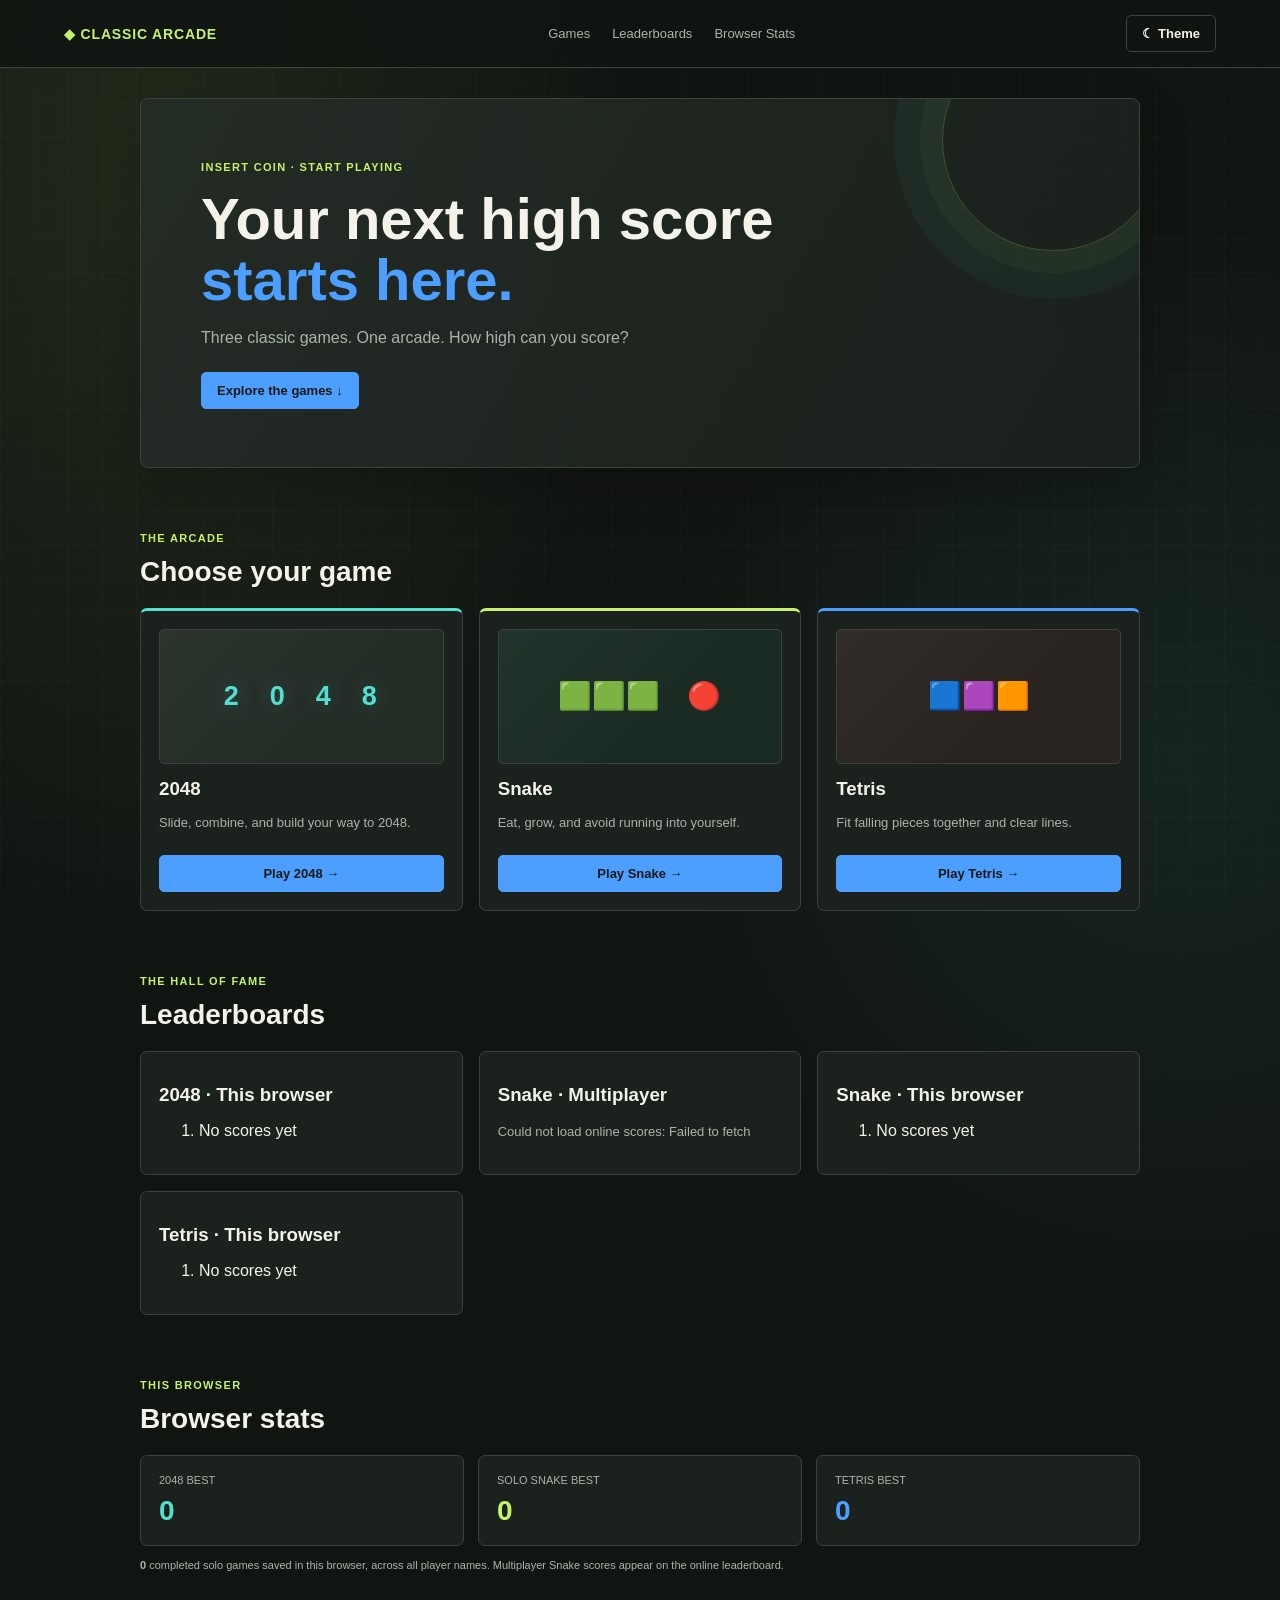
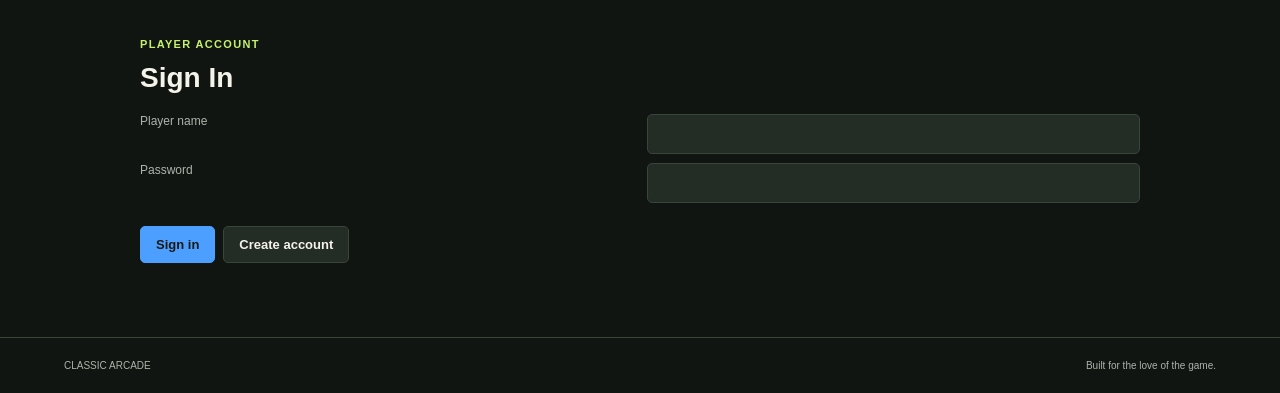
<file: classic_arcade 2/index.html>
<!doctype html>
<html lang="en">
  <head>
    <meta charset="utf-8">
    <meta name="viewport" content="width=device-width,initial-scale=1">
    <title>Classic Arcade</title>
    <link rel="stylesheet" href="css/style.css">
    <script defer src="js/shared.js"></script>
    <script defer src="js/api.js"></script>
    <script defer src="js/home.js"></script>
  </head>
  <body>
    <header>
      <a class="logo" href="index.html">◆ CLASSIC ARCADE</a>
      <nav>
        <a href="#games">Games</a>
        <a href="#scores">Leaderboards</a>
        <a href="#stats">Browser Stats</a>
      </nav>
      <button id="theme">☾ Theme</button>
    </header>
    <main>
      <section class="hero">
        <small>INSERT COIN · START PLAYING</small>
        <h1>Your next high score<br><em>starts here.</em></h1>
        <p>Three classic games. One arcade. How high can you score?</p>
        <a class="btn" href="#games">Explore the games ↓</a>
      </section>
      <section id="games">
        <small>THE ARCADE</small>
        <h2>Choose your game</h2>
        <div class="cards">
          <article>
            <div class="art tiles">2　0　4　8</div>
            <h3>2048</h3>
            <p>Slide, combine, and build your way to 2048.</p>
            <a class="btn" href="2048.html">Play 2048 →</a>
          </article>
          <article>
            <div class="art snakeart">🟩🟩🟩　🔴</div>
            <h3>Snake</h3>
            <p>Eat, grow, and avoid running into yourself.</p>
            <a class="btn" href="snake.html">Play Snake →</a>
          </article>
          <article>
            <div class="art tetrisart">🟦🟪🟧</div>
            <h3>Tetris</h3>
            <p>Fit falling pieces together and clear lines.</p>
            <a class="btn" href="tetris.html">Play Tetris →</a>
          </article>
        </div>
      </section>
      <section id="scores">
        <small>THE HALL OF FAME</small>
        <h2>Leaderboards</h2>
        <div class="cards">
          <article>
            <h3>2048 · This browser</h3>
            <ol id="b2048"></ol>
          </article>
          <article>
            <h3>Snake · Multiplayer</h3>
            <ol id="bSnake"></ol>
            <p id="snakeLeaderboardMessage" class="note" role="status" aria-live="polite"></p>
          </article>
          <article>
            <h3>Snake · This browser</h3>
            <ol id="bSnakeLocal"></ol>
          </article>
          <article>
            <h3>Tetris · This browser</h3>
            <ol id="bTetris"></ol>
          </article>
        </div>
      </section>
      <section id="stats">
        <small>THIS BROWSER</small>
        <h2>Browser stats</h2>
        <div class="stats">
          <article>2048 BEST<strong id="best2048">0</strong></article>
          <article>SOLO SNAKE BEST<strong id="bestSnake">0</strong></article>
          <article>TETRIS BEST<strong id="bestTetris">0</strong></article>
        </div>
        <p class="note"><strong id="played">0</strong> completed solo games saved in this browser, across all player names. Multiplayer Snake scores appear on the online leaderboard.</p>
      </section>

      <section id="signin">
        <small>PLAYER ACCOUNT</small>
        <h2>Sign In</h2>
        <form id="playerForm" class="player-form">
          <label for="playerName">Player name</label>
          <input id="playerName" name="name" autocomplete="username" maxlength="40" required>
          <label for="playerPassword">Password</label>
          <input id="playerPassword" name="password" type="password" autocomplete="current-password" required>
          <div class="online-actions">
            <button type="submit" id="loginButton">Sign in</button>
            <button type="button" class="secondary-button" id="registerButton">Create account</button>
          </div>
        </form>
        <div id="playerSession" class="player-session" hidden>
          <span>Signed in as <strong id="playerLabel"></strong></span>
          <button type="button" class="secondary-button" id="logoutPlayer">Sign out</button>
        </div>
        <p id="signinMessage" class="note" role="status" aria-live="polite"></p>
      </section>
    </main>
    <footer>CLASSIC ARCADE <span>Built for the love of the game.</span></footer>
  </body>
</html>
</file>
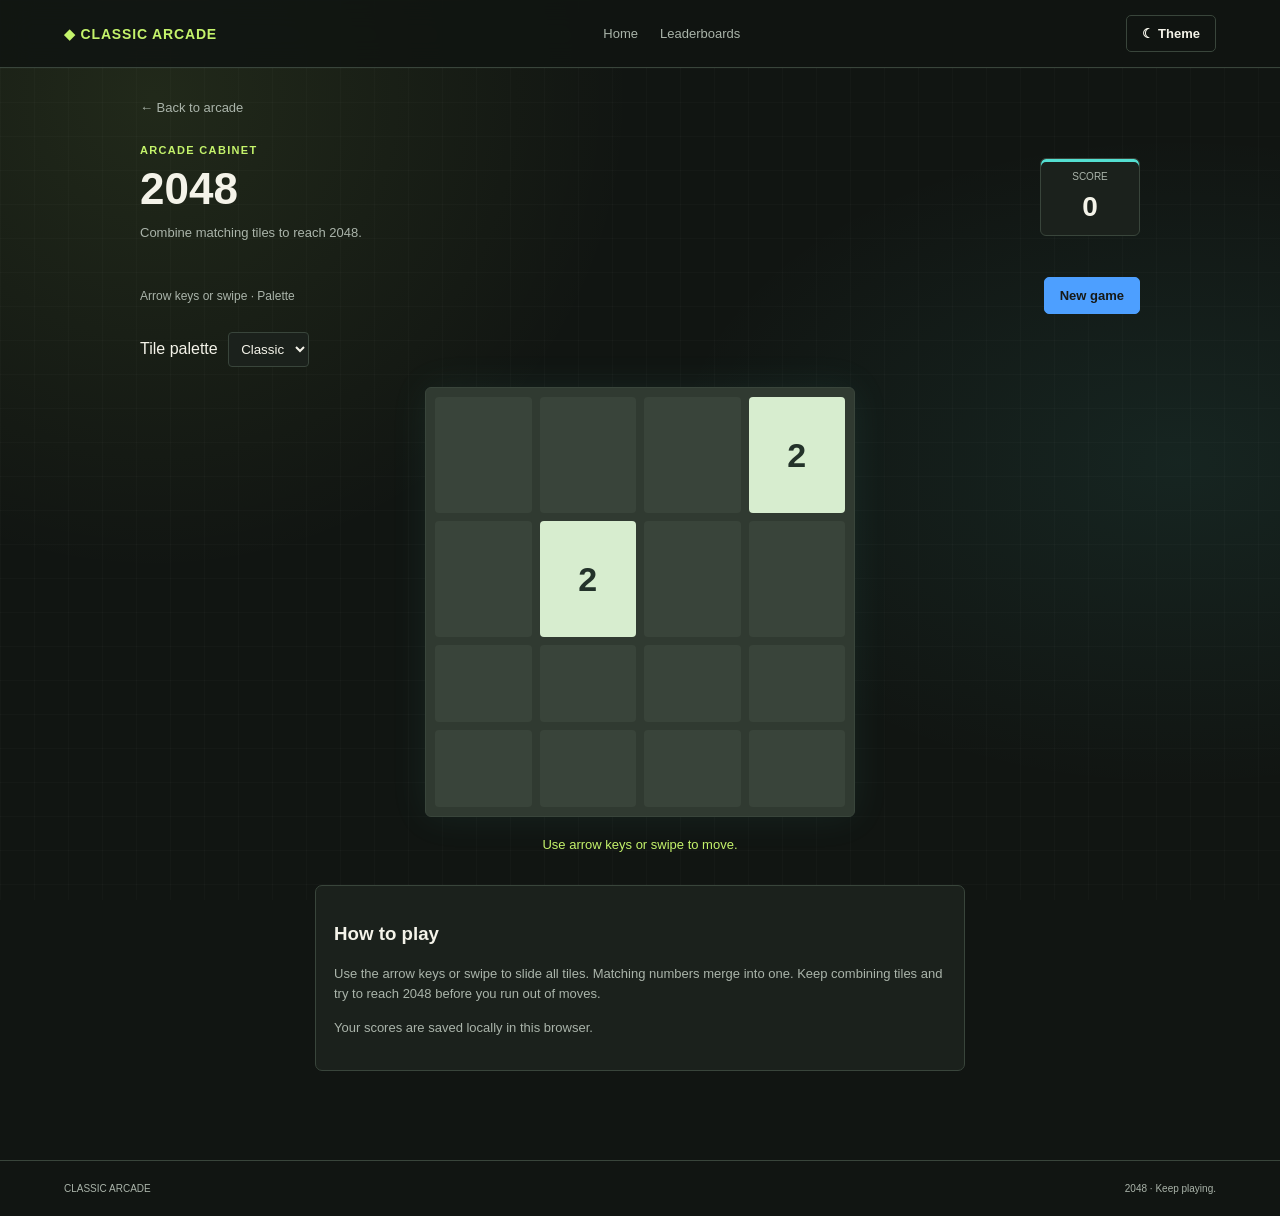
<file: classic_arcade 2/2048.html>
<!doctype html>
<html lang="en">
  <head>
    <meta charset="utf-8">
    <meta name="viewport" content="width=device-width,initial-scale=1">
    <title>2048 | Classic Arcade</title>
    <link rel="stylesheet" href="css/style.css">
    <script defer src="js/shared.js"></script>
    <script defer src="js/2048.js"></script>
  </head>
  <body>
    <header>
      <a class="logo" href="index.html">◆ CLASSIC ARCADE</a>
      <nav>
        <a href="index.html">Home</a>
        <a href="index.html#scores">Leaderboards</a>
      </nav>
      <button id="theme">☾ Theme</button>
    </header>
    <main class="gamepage">
      <a href="index.html">← Back to arcade</a>
      <div class="gamehead">
        <div>
          <small>ARCADE CABINET</small>
          <h1>2048</h1>
          <p>Combine matching tiles to reach 2048.</p>
        </div>
        <div class="scorebox">SCORE<strong id="score">0</strong></div>
      </div>
      <div class="toolbar">
        <span>Arrow keys or swipe · Palette</span>
        <button class="btn" id="start">New game</button>
      </div>
      <label>
        Tile palette
        <select id="palette">
          <option value="classic">Classic</option>
          <option value="ocean">Ocean</option>
          <option value="sunset">Sunset</option>
        </select>
      </label>
      <div id="board" class="board"></div>
      <p id="message" class="message">Use arrow keys or swipe to move.</p>
      <article class="instructions">
        <h3>How to play</h3>
        <p>Use the arrow keys or swipe to slide all tiles. Matching numbers merge into one. Keep combining tiles and try to reach 2048 before you run out of moves.</p>
        <p class="note">Your scores are saved locally in this browser.</p>
      </article>
    </main>
    <footer>CLASSIC ARCADE <span>2048 · Keep playing.</span></footer>
  </body>
</html>
</file>
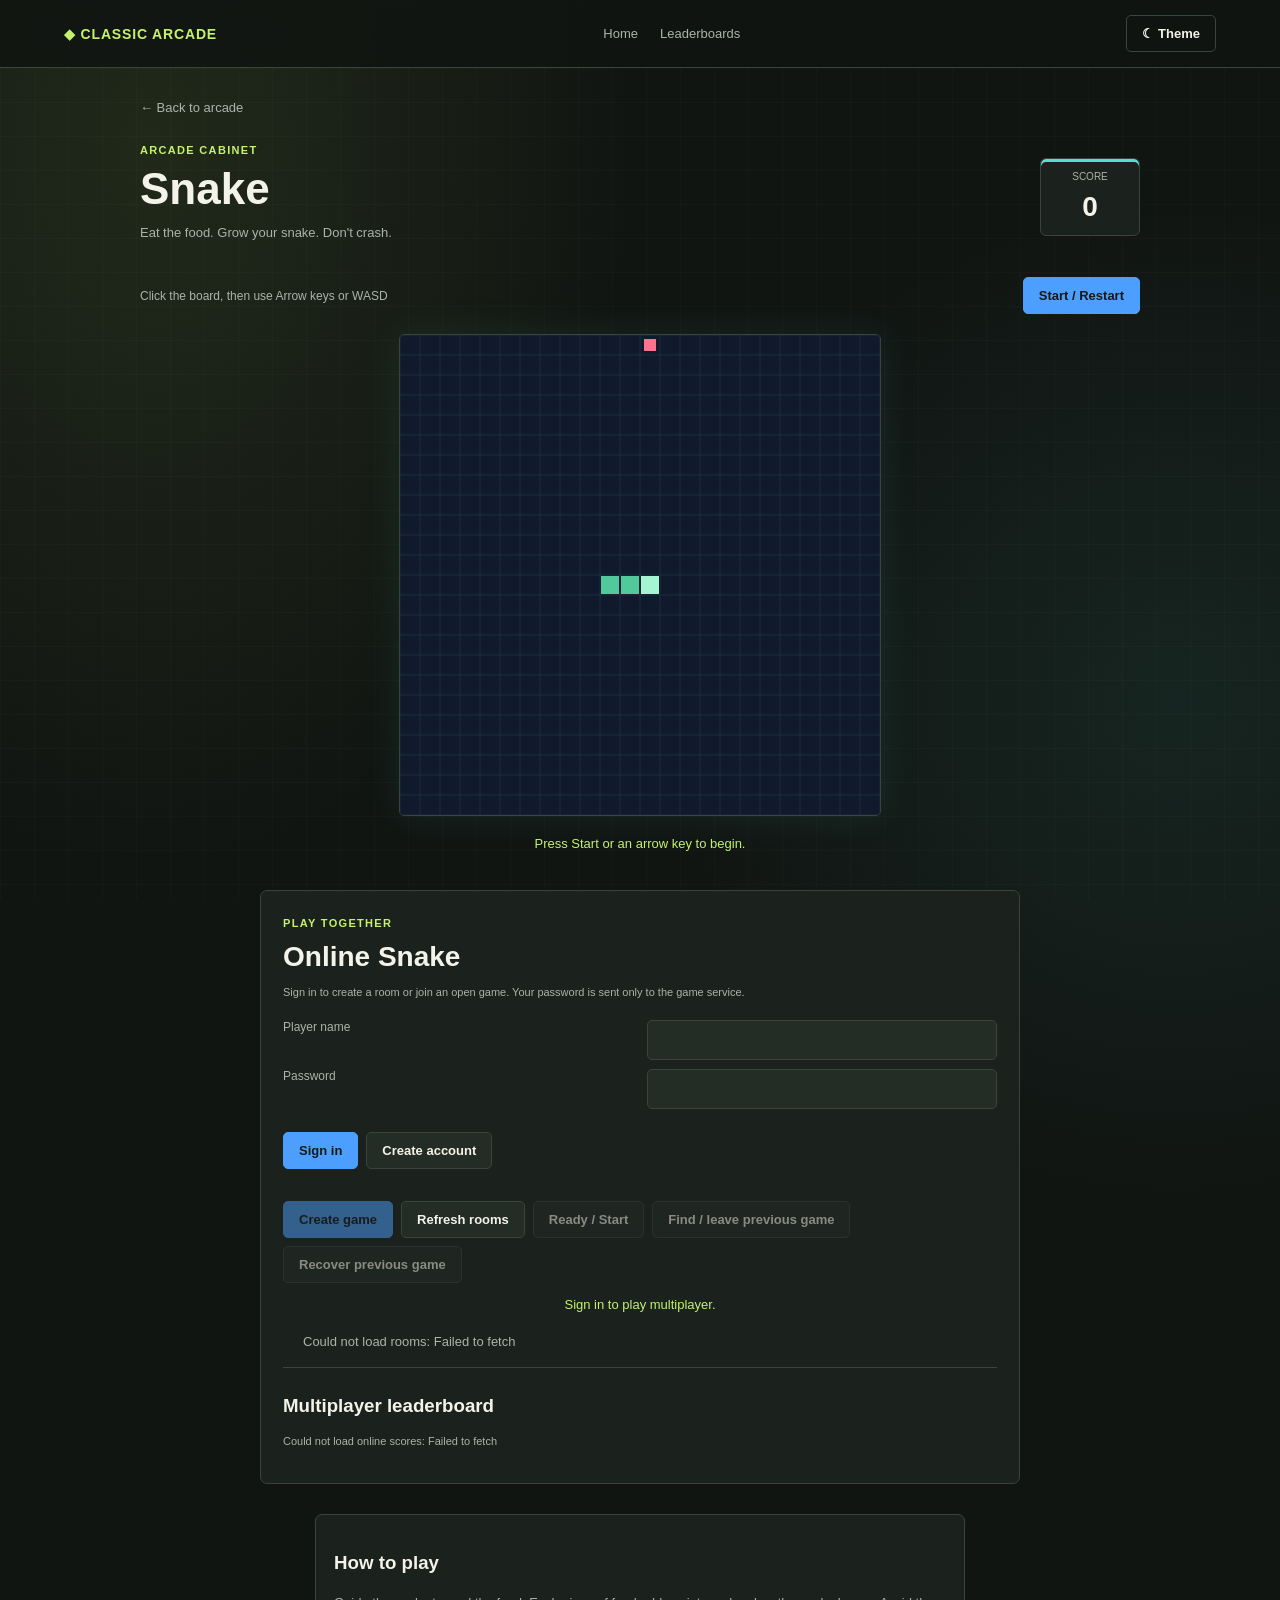
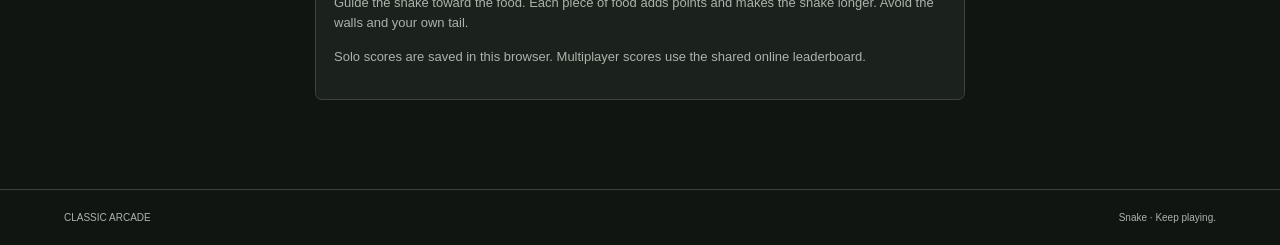
<file: classic_arcade 2/snake.html>
<!doctype html>
<html lang="en">
  <head>
    <meta charset="utf-8">
    <meta name="viewport" content="width=device-width,initial-scale=1">
    <title>Snake | Classic Arcade</title>
    <link rel="stylesheet" href="css/style.css">
    <script defer src="js/shared.js"></script>
    <script defer src="js/api.js"></script>
    <script defer src="js/snake.js"></script>
  </head>
  <body>
    <header>
      <a class="logo" href="index.html">◆ CLASSIC ARCADE</a>
      <nav>
        <a href="index.html">Home</a>
        <a href="index.html#scores">Leaderboards</a>
      </nav>
      <button id="theme">☾ Theme</button>
    </header>
    <main class="gamepage">
      <a href="index.html">← Back to arcade</a>
      <div class="gamehead">
        <div>
          <small>ARCADE CABINET</small>
          <h1>Snake</h1>
          <p>Eat the food. Grow your snake. Don't crash.</p>
        </div>
        <div class="scorebox">SCORE<strong id="score">0</strong></div>
      </div>
      <div class="toolbar">
        <span>Click the board, then use Arrow keys or WASD</span>
        <button class="btn" id="start">Start / Restart</button>
      </div>
      <canvas id="game" width="480" height="480" tabindex="0" aria-label="Snake game board. Click to focus keyboard controls."></canvas>
      <div class="touch"><button data-d="up">↑</button><br>
        <button data-d="left">←</button><button data-d="down">↓</button><button data-d="right">→</button>
      </div>
      <p id="message" class="message">Press Start or an arrow key to begin.</p>
      <section class="online-panel" aria-labelledby="online-title">
        <small>PLAY TOGETHER</small>
        <h2 id="online-title">Online Snake</h2>
        <p class="note">Sign in to create a room or join an open game. Your password is sent only to the game service.</p>
        <form id="playerForm" class="player-form">
          <label for="playerName">Player name</label>
          <input id="playerName" name="name" autocomplete="username" maxlength="40" required>
          <label for="playerPassword">Password</label>
          <input id="playerPassword" name="password" type="password" autocomplete="current-password" required>
          <div class="online-actions">
            <button type="submit" id="loginButton">Sign in</button>
            <button type="button" class="secondary-button" id="registerButton">Create account</button>
          </div>
        </form>
        <div id="playerSession" class="player-session" hidden>
          <span>Signed in as <strong id="playerLabel"></strong></span>
          <button type="button" class="secondary-button" id="logoutPlayer">Sign out</button>
        </div>
        <div class="online-actions">
          <button type="button" id="createGame" disabled>Create game</button>
          <button type="button" class="secondary-button" id="refreshGames">Refresh rooms</button>
          <button type="button" class="secondary-button" id="startGame" disabled>Ready / Start</button>
          <button type="button" class="secondary-button" id="leaveGame" disabled>Leave game</button>
          <button type="button" class="secondary-button" id="forceResetGame" disabled>Recover previous game</button>
        </div>
        <div id="currentGameIdDisplay" class="game-id-display" hidden>
          <label>Your Game ID:</label>
          <span id="currentGameIdValue"></span>
        </div>
        <div id="forceLeavePanel" class="force-leave-panel" hidden>
          <label for="forceLeaveGameId">Previous Game ID:</label>
          <input id="forceLeaveGameId" type="text" placeholder="e.g. abc123" maxlength="64">
          <button type="button" class="secondary-button" id="forceLeaveById">Leave this game</button>
        </div>
        <p id="onlineMessage" class="message" role="status" aria-live="polite">Sign in to play multiplayer.</p>
        <ul id="availableGames" class="online-games"></ul>
        <div class="online-leaderboard">
          <h3>Multiplayer leaderboard</h3>
          <ol id="onlineSnakeLeaders"><li>Loading scores…</li></ol>
          <p id="leaderboardMessage" class="note" role="status" aria-live="polite"></p>
        </div>
      </section>
      <article class="instructions">
        <h3>How to play</h3>
        <p>Guide the snake toward the food. Each piece of food adds points and makes the snake longer. Avoid the walls and your own tail.</p>
        <p class="note">Solo scores are saved in this browser. Multiplayer scores use the shared online leaderboard.</p>
      </article>
    </main>
    <footer>CLASSIC ARCADE <span>Snake · Keep playing.</span></footer>
  </body>
</html>
</file>
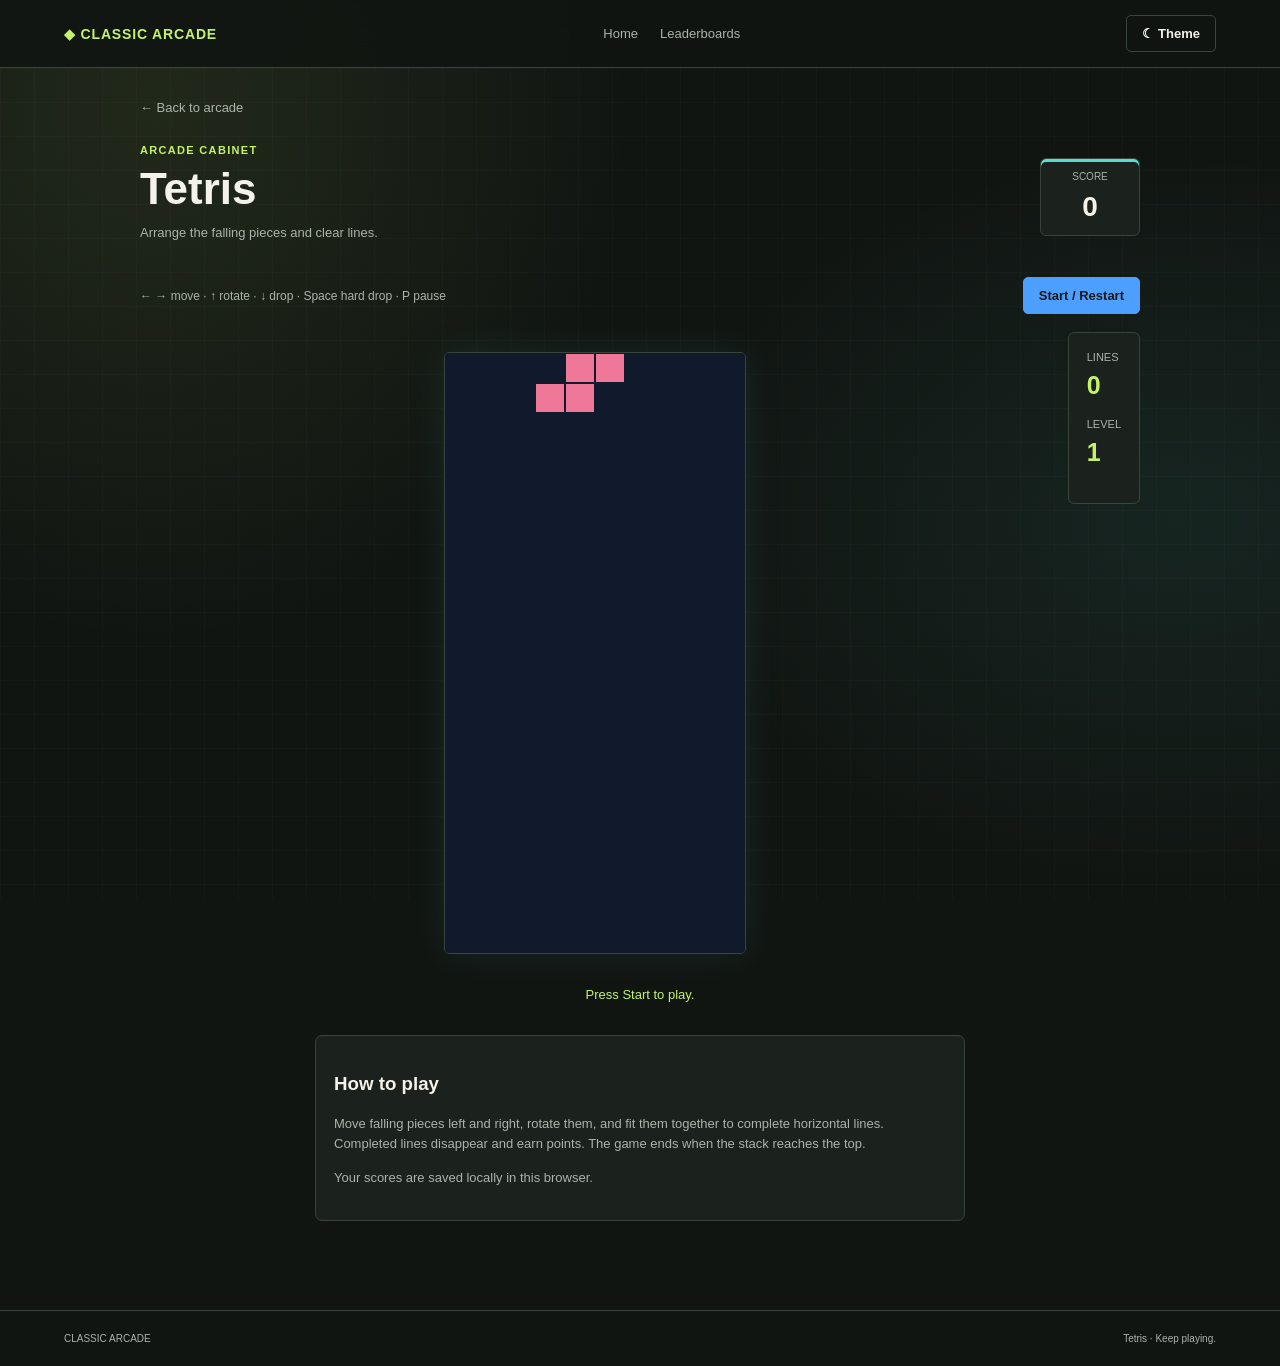
<file: classic_arcade 2/tetris.html>
<!doctype html>
<html lang="en">
  <head>
    <meta charset="utf-8">
    <meta name="viewport" content="width=device-width,initial-scale=1">
    <title>Tetris | Classic Arcade</title>
    <link rel="stylesheet" href="css/style.css">
    <script defer src="js/shared.js"></script>
    <script defer src="js/tetris.js"></script>
  </head>
  <body>
    <header>
      <a class="logo" href="index.html">◆ CLASSIC ARCADE</a>
      <nav>
        <a href="index.html">Home</a>
        <a href="index.html#scores">Leaderboards</a>
      </nav>
      <button id="theme">☾ Theme</button>
    </header>
    <main class="gamepage">
      <a href="index.html">← Back to arcade</a>
      <div class="gamehead">
        <div>
          <small>ARCADE CABINET</small>
          <h1>Tetris</h1>
          <p>Arrange the falling pieces and clear lines.</p>
        </div>
        <div class="scorebox">SCORE<strong id="score">0</strong></div>
      </div>
      <div class="toolbar">
        <span>← → move · ↑ rotate · ↓ drop · Space hard drop · P pause</span>
        <button class="btn" id="start">Start / Restart</button>
      </div>
      <div class="tetris">
        <canvas id="game" width="300" height="600"></canvas>
        <aside>LINES<strong id="lines">0</strong>LEVEL<strong id="level">1</strong></aside>
      </div>
      <p id="message" class="message">Press Start to play.</p>
      <article class="instructions">
        <h3>How to play</h3>
        <p>Move falling pieces left and right, rotate them, and fit them together to complete horizontal lines. Completed lines disappear and earn points. The game ends when the stack reaches the top.</p>
        <p class="note">Your scores are saved locally in this browser.</p>
      </article>
    </main>
    <footer>CLASSIC ARCADE <span>Tetris · Keep playing.</span></footer>
  </body>
</html>
</file>
<file: classic_arcade 2/css/style.css>
/* Classic Arcade */
:root {
  color-scheme: dark;
  --background: #111512;
  --surface: #1b211c;
  --surface-raised: #242c26;
  --text: #f4f3e9;
  --muted: #aab4aa;
  --border: #39453b;
  --accent: #4d9fff;
  --accent-text: #171916;
  --game-board: #303a31;
  --tile-empty: #39443a;
  --lime: #c4f36b;
  --cyan: #54dfd1;
  --shadow: 0 18px 48px rgb(0 0 0 / 22%);
}

* { box-sizing: border-box; }

html { scroll-behavior: smooth; }

body {
  position: relative;
  isolation: isolate;
  margin: 0;
  min-height: 100vh;
  background:
    radial-gradient(ellipse at 12% 8%, rgb(196 243 107 / 9%), transparent 30rem),
    radial-gradient(ellipse at 92% 38%, rgb(84 223 209 / 8%), transparent 32rem),
    var(--background);
  color: var(--text);
  font-family: "Avenir Next", Avenir, "Trebuchet MS", sans-serif;
}

body::before {
  position: fixed;
  z-index: -1;
  inset: 0;
  background-image: linear-gradient(rgb(255 255 255 / 2%) 1px, transparent 1px),
    linear-gradient(90deg, rgb(255 255 255 / 2%) 1px, transparent 1px);
  background-size: 34px 34px;
  content: "";
  pointer-events: none;
}

a { color: inherit; text-decoration: none; }
a, button, select { -webkit-tap-highlight-color: transparent; }

a:focus-visible,
button:focus-visible,
select:focus-visible {
  outline: 3px solid var(--lime);
  outline-offset: 4px;
}

header {
  position: sticky;
  z-index: 2;
  top: 0;
  min-height: 68px;
  padding: 12px 5%;
  display: flex;
  align-items: center;
  justify-content: space-between;
  gap: 18px;
  background: rgb(17 21 18 / 88%);
  border-bottom: 1px solid var(--border);
  backdrop-filter: blur(14px);
}

.logo { color: var(--lime); font-size: 14px; font-weight: 900; letter-spacing: .06em; }
nav { display: flex; gap: 22px; }

nav a,
main > a {
  color: var(--muted);
  font-size: 13px;
  transition: color 160ms ease;
}

nav a:hover,
main > a:hover { color: var(--lime); }

button,
.btn {
  display: inline-block;
  padding: 10px 15px;
  border: 1px solid var(--accent);
  border-radius: 5px;
  background: var(--accent);
  color: var(--accent-text);
  font: inherit;
  font-size: 13px;
  font-weight: 800;
  cursor: pointer;
  transition: transform 160ms ease, box-shadow 160ms ease, background 160ms ease;
}

button:hover,
.btn:hover { transform: translateY(-2px); box-shadow: 0 7px 22px color-mix(in srgb, var(--accent) 24%, transparent); }
button:active,
.btn:active { transform: translateY(0); }

#theme { background: transparent; color: var(--text); border-color: var(--border); }
#theme:hover { border-color: var(--lime); box-shadow: 0 7px 22px rgb(196 243 107 / 12%); }

main { width: min(1000px, 90%); margin: 0 auto; }

.hero {
  position: relative;
  overflow: hidden;
  margin: 30px 0 60px;
  padding: 58px 6%;
  background: linear-gradient(120deg, rgb(36 44 38 / 96%), rgb(27 33 28 / 94%));
  border: 1px solid var(--border);
  border-radius: 8px;
  box-shadow: var(--shadow);
  animation: rise-in 500ms ease-out both;
}

.hero::after {
  position: absolute;
  top: -70px;
  right: -25px;
  width: 220px;
  height: 220px;
  border: 1px solid rgb(196 243 107 / 22%);
  border-radius: 50%;
  box-shadow: 0 0 0 22px rgb(196 243 107 / 4%), 0 0 0 48px rgb(84 223 209 / 4%);
  content: "";
  pointer-events: none;
}

.hero small,
section > small,
.gamehead small { color: var(--lime); font-size: 11px; font-weight: 800; letter-spacing: .12em; }

h1 { margin: 14px 0; font-size: clamp(38px, 6vw, 58px); line-height: 1.05; }
.hero em { color: var(--accent); font-style: normal; }
.hero p { color: var(--muted); margin: 18px 0 25px; }

section { margin-bottom: 60px; animation: rise-in 500ms ease-out both; }
section:nth-of-type(2) { animation-delay: 70ms; }
section:nth-of-type(3) { animation-delay: 130ms; }
section:nth-of-type(4) { animation-delay: 190ms; }
h2 { margin: 10px 0 20px; font-size: 28px; }

.cards { display: grid; grid-template-columns: repeat(3, 1fr); gap: 16px; }

.cards article,
.instructions,
.stats article {
  padding: 18px;
  background: var(--surface);
  border: 1px solid var(--border);
  border-radius: 7px;
}

.cards article {
  position: relative;
  overflow: hidden;
  transition: transform 180ms ease, border-color 180ms ease, box-shadow 180ms ease;
}

.cards article:hover { transform: translateY(-4px); border-color: var(--lime); box-shadow: var(--shadow); }
#games .cards article:nth-child(1) { border-top: 3px solid var(--cyan); }
#games .cards article:nth-child(2) { border-top: 3px solid var(--lime); }
#games .cards article:nth-child(3) { border-top: 3px solid var(--accent); }
.cards h3 { margin: 14px 0 6px; }

.cards p,
.instructions p { color: var(--muted); font-size: 13px; line-height: 1.6; }

.art {
  height: 135px;
  display: grid;
  place-items: center;
  border: 1px solid var(--border);
  border-radius: 5px;
  background: linear-gradient(135deg, rgb(255 255 255 / 4%), transparent 60%), var(--surface-raised);
  color: var(--text);
  font-size: 27px;
}

.tiles { color: var(--cyan); font-weight: 900; letter-spacing: 2px; text-shadow: 0 0 22px rgb(84 223 209 / 32%); }
.snakeart { background-color: #1a2b24; }
.tetrisart { background-color: #2a2420; }
.cards .btn { width: 100%; margin-top: 8px; text-align: center; }

.stats { display: grid; grid-template-columns: repeat(3, 1fr); gap: 14px; }
.stats article { color: var(--muted); font-size: 11px; }
.stats article:nth-child(1) strong { color: var(--cyan); }
.stats article:nth-child(2) strong { color: var(--lime); }
.stats article:nth-child(3) strong { color: var(--accent); }

.stats strong,
.scorebox strong { display: block; margin-top: 9px; color: var(--text); font-size: 28px; }

.note { color: var(--muted); font-size: 11px; line-height: 1.6; }
.gamepage { padding: 30px 0 65px; animation: rise-in 400ms ease-out both; }

.gamehead {
  display: flex;
  align-items: center;
  justify-content: space-between;
  gap: 20px;
  margin: 24px 0;
}

.gamehead h1 { margin: 8px 0; font-size: 44px; }
.gamehead p { color: var(--muted); font-size: 13px; }

.scorebox {
  min-width: 100px;
  padding: 12px 18px;
  border: 1px solid var(--border);
  border-radius: 6px;
  background: var(--surface);
  color: var(--muted);
  text-align: center;
  font-size: 10px;
  box-shadow: inset 0 3px var(--cyan);
}

.toolbar {
  display: flex;
  align-items: center;
  justify-content: space-between;
  gap: 12px;
  margin: 18px 0;
  color: var(--muted);
  font-size: 12px;
}

select { margin-left: 6px; padding: 8px; border: 1px solid var(--border); border-radius: 4px; background: var(--surface); color: var(--text); }

.board {
  width: min(430px, 94vw);
  aspect-ratio: 1;
  display: grid;
  grid-template-columns: repeat(4, 1fr);
  gap: 8px;
  margin: 20px auto;
  padding: 9px;
  border: 1px solid var(--border);
  border-radius: 6px;
  background: var(--game-board);
  box-shadow: 0 0 38px rgb(84 223 209 / 8%);
}

.tile {
  display: grid;
  place-items: center;
  border-radius: 4px;
  background: var(--tile-empty);
  color: var(--text);
  font-size: clamp(20px, 5vw, 34px);
  font-weight: 900;
  transition: background 160ms ease, transform 160ms ease;
}

.tile[data-v="2"] { background: #d7edcf; color: #23322a; }
.tile[data-v="4"] { background: #a9e3cb; color: #23322a; }
.tile[data-v="8"] { background: #73dcca; color: #17312f; }
.tile[data-v="16"] { background: #54c9c4; color: #17312f; }
.tile[data-v="32"] { background: #f1d36c; color: #332c18; }
.tile[data-v="64"] { background: #f4ad5d; color: #332418; }

.tile[data-v="128"],
.tile[data-v="256"],
.tile[data-v="512"] { background: #f57e62; color: #351e1c; font-size: 23px; }

.tile[data-v="1024"],
.tile[data-v="2048"] { background: #ff625f; color: #321817; font-size: 19px; }

.ocean .tile[data-v] { background: #54dfd1; color: #16302d; }
.sunset .tile[data-v] { background: #ff9a68; color: #3a211b; }

#game {
  display: block;
  max-width: 90vw;
  height: auto;
  margin: 20px auto;
  border: 1px solid var(--border);
  border-radius: 5px;
  background: #151d1a;
  box-shadow: 0 0 38px rgb(84 223 209 / 9%);
}

#game:focus-visible { outline: 3px solid var(--lime); outline-offset: 4px; }
.message { min-height: 24px; color: var(--lime); text-align: center; font-size: 13px; }
.instructions { max-width: 650px; margin: 24px auto; }
.online-panel {
  max-width: 760px;
  margin: 30px auto;
  padding: 22px;
  border: 1px solid var(--border);
  border-radius: 7px;
  background: var(--surface);
}
.online-panel > small { color: var(--lime); font-size: 11px; font-weight: 800; letter-spacing: .12em; }
.online-panel h2 { margin-bottom: 8px; }
.player-form { display: grid; grid-template-columns: 1fr 1fr; gap: 9px 14px; margin: 18px 0; }
.player-form[hidden],
.player-session[hidden],
.game-id-display[hidden],
.force-leave-panel[hidden] { display: none; }
.player-form label { color: var(--muted); font-size: 12px; }
.player-form input {
  width: 100%;
  padding: 10px;
  border: 1px solid var(--border);
  border-radius: 5px;
  background: var(--surface-raised);
  color: var(--text);
  font: inherit;
}
.online-actions { display: flex; flex-wrap: wrap; gap: 8px; margin: 14px 0; }
.online-actions button { margin: 0; }
.online-actions button:disabled { opacity: .5; cursor: not-allowed; transform: none; }
.secondary-button { background: var(--surface-raised); color: var(--text); border-color: var(--border); }
.player-session { display: flex; align-items: center; justify-content: space-between; gap: 12px; color: var(--muted); }
.player-session strong { color: var(--text); }
.online-games { display: grid; gap: 8px; padding-left: 20px; color: var(--muted); font-size: 13px; }
.online-games button { margin-left: 10px; }
.game-id-display { margin-top: 10px; padding: 8px; border: 1px solid var(--border); border-radius: 5px; background: var(--surface-raised); display: flex; flex-wrap: wrap; gap: 8px; align-items: center; font-size: 12px; color: var(--muted); }
.game-id-display label { margin: 0; font-weight: 800; color: var(--text); }
.game-id-display span { font-family: monospace; color: var(--lime); }
.force-leave-panel { margin-top: 12px; padding: 10px; border: 1px solid var(--border); border-radius: 5px; background: var(--surface-raised); display: flex; flex-wrap: wrap; gap: 8px; align-items: center; }
.force-leave-panel label { font-size: 12px; color: var(--muted); margin: 0; }
.force-leave-panel input { flex: 1; min-width: 120px; padding: 8px; border: 1px solid var(--border); border-radius: 4px; background: var(--surface); color: var(--text); font: inherit; }
.online-leaderboard { border-top: 1px solid var(--border); margin-top: 18px; padding-top: 8px; }
.online-leaderboard h3 { margin-bottom: 8px; }
.online-leaderboard ol { padding-left: 22px; color: var(--muted); }
.tetris { display: flex; justify-content: center; align-items: flex-start; gap: 18px; }

.tetris aside {
  padding: 18px;
  border: 1px solid var(--border);
  border-radius: 6px;
  background: var(--surface);
  color: var(--muted);
  font-size: 11px;
}

.tetris aside strong { display: block; margin: 8px 0 18px; color: var(--lime); font-size: 25px; }
.touch { display: none; text-align: center; }

.touch button {
  min-width: 46px;
  min-height: 42px;
  margin: 3px;
  background: var(--surface-raised);
  color: var(--cyan);
  border-color: var(--border);
}

footer {
  display: flex;
  justify-content: space-between;
  gap: 12px;
  padding: 22px 5%;
  border-top: 1px solid var(--border);
  color: var(--muted);
  font-size: 10px;
}

.light {
  color-scheme: light;
  --background: #f0f3e9;
  --surface: #ffffff;
  --surface-raised: #e7eee1;
  --text: #202820;
  --muted: #5f6b60;
  --border: #cbd6c8;
  --accent: #e84f50;
  --accent-text: #ffffff;
  --game-board: #d6e1d3;
  --tile-empty: #e4e9df;
  --lime: #547d17;
  --cyan: #187d78;
  --shadow: 0 18px 48px rgb(28 43 31 / 12%);
}

.light header { background: rgb(240 243 233 / 90%); }
.light .hero { background: linear-gradient(120deg, #fff, #eef4e9); }

@keyframes rise-in {
  from { opacity: 0; transform: translateY(10px); }
  to { opacity: 1; transform: translateY(0); }
}

@media (prefers-reduced-motion: reduce) {
  *,
  *::before,
  *::after {
    scroll-behavior: auto !important;
    animation-duration: .01ms !important;
    animation-iteration-count: 1 !important;
    transition-duration: .01ms !important;
  }
}

@media (max-width: 700px) {
  nav { display: none; }
  .hero { padding: 42px 6%; }
  .hero::after { top: -105px; right: -115px; }
  .cards,
  .stats { grid-template-columns: 1fr; }
  .gamehead h1 { font-size: 36px; }
  .toolbar { align-items: flex-start; }
  .touch { display: block; }
  .player-form { grid-template-columns: 1fr; }
  .online-panel { padding: 16px; }
  footer { flex-direction: column; }
}
</file>
